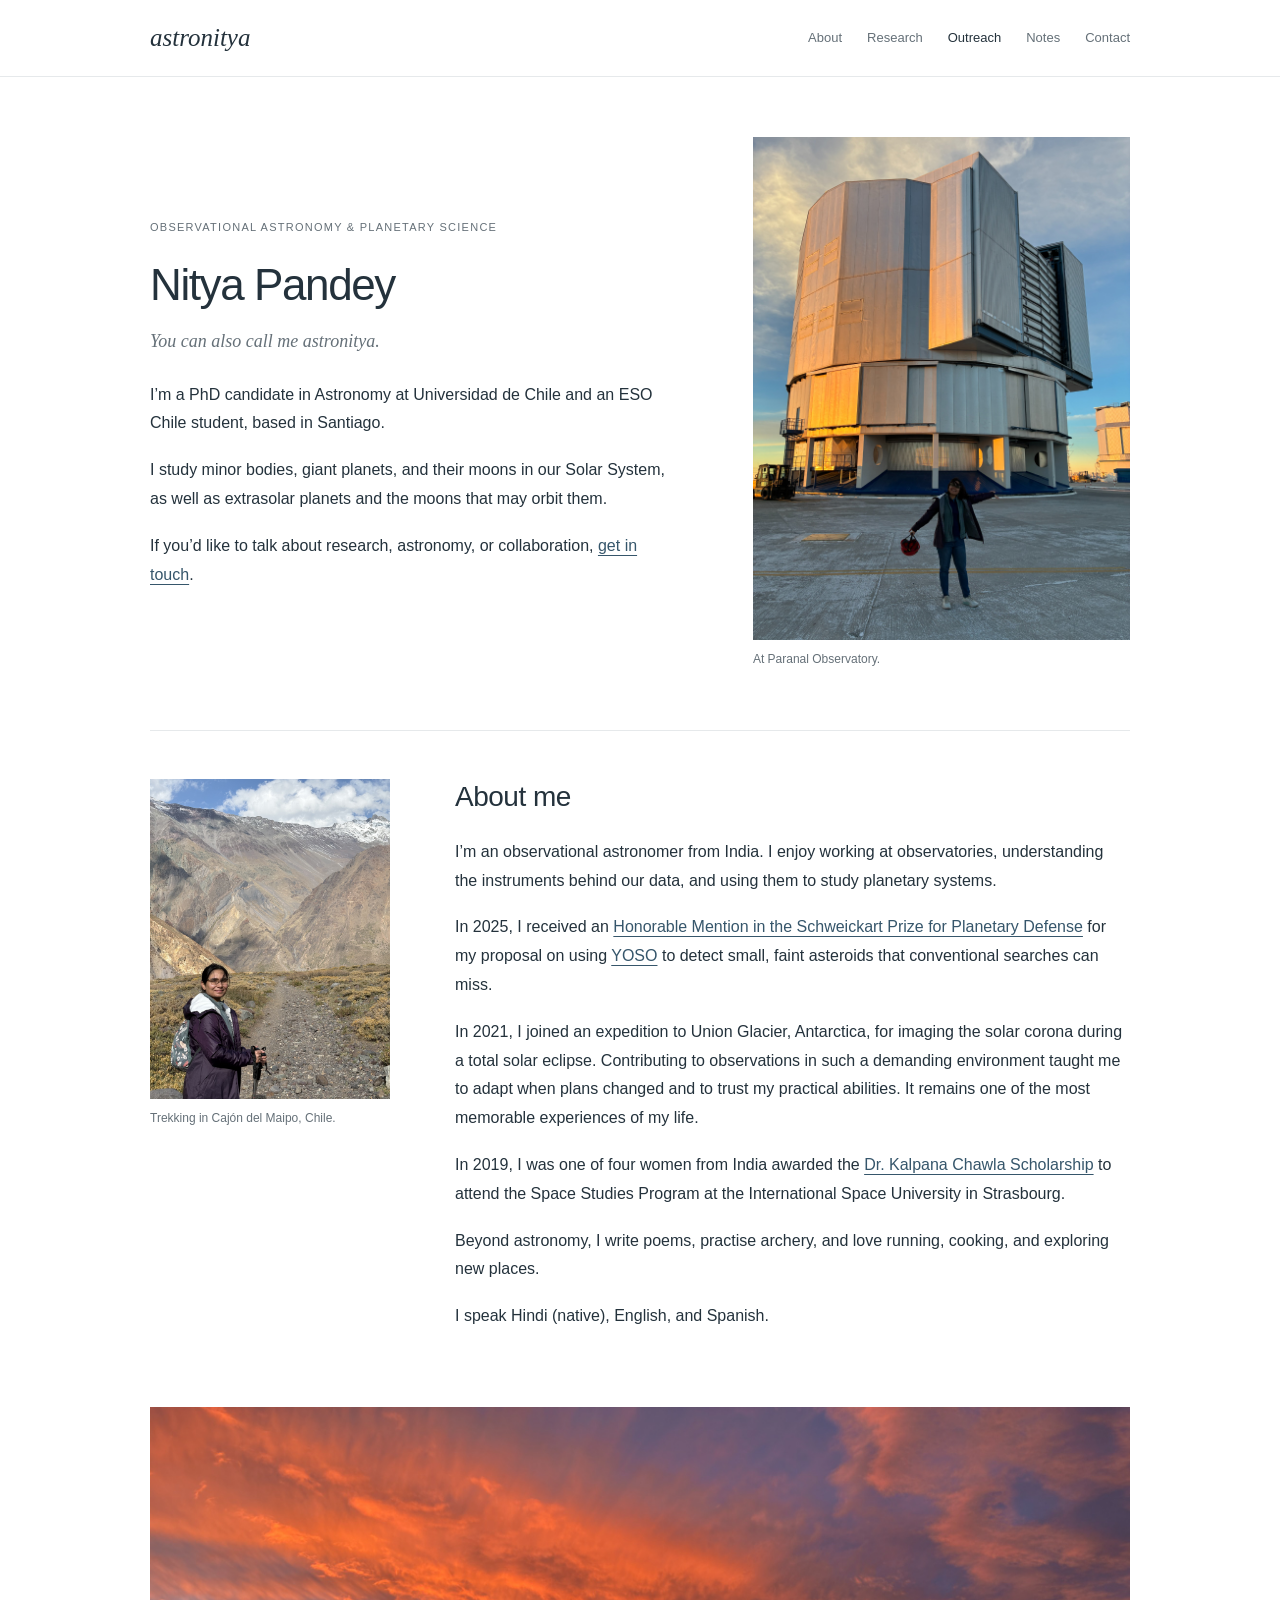
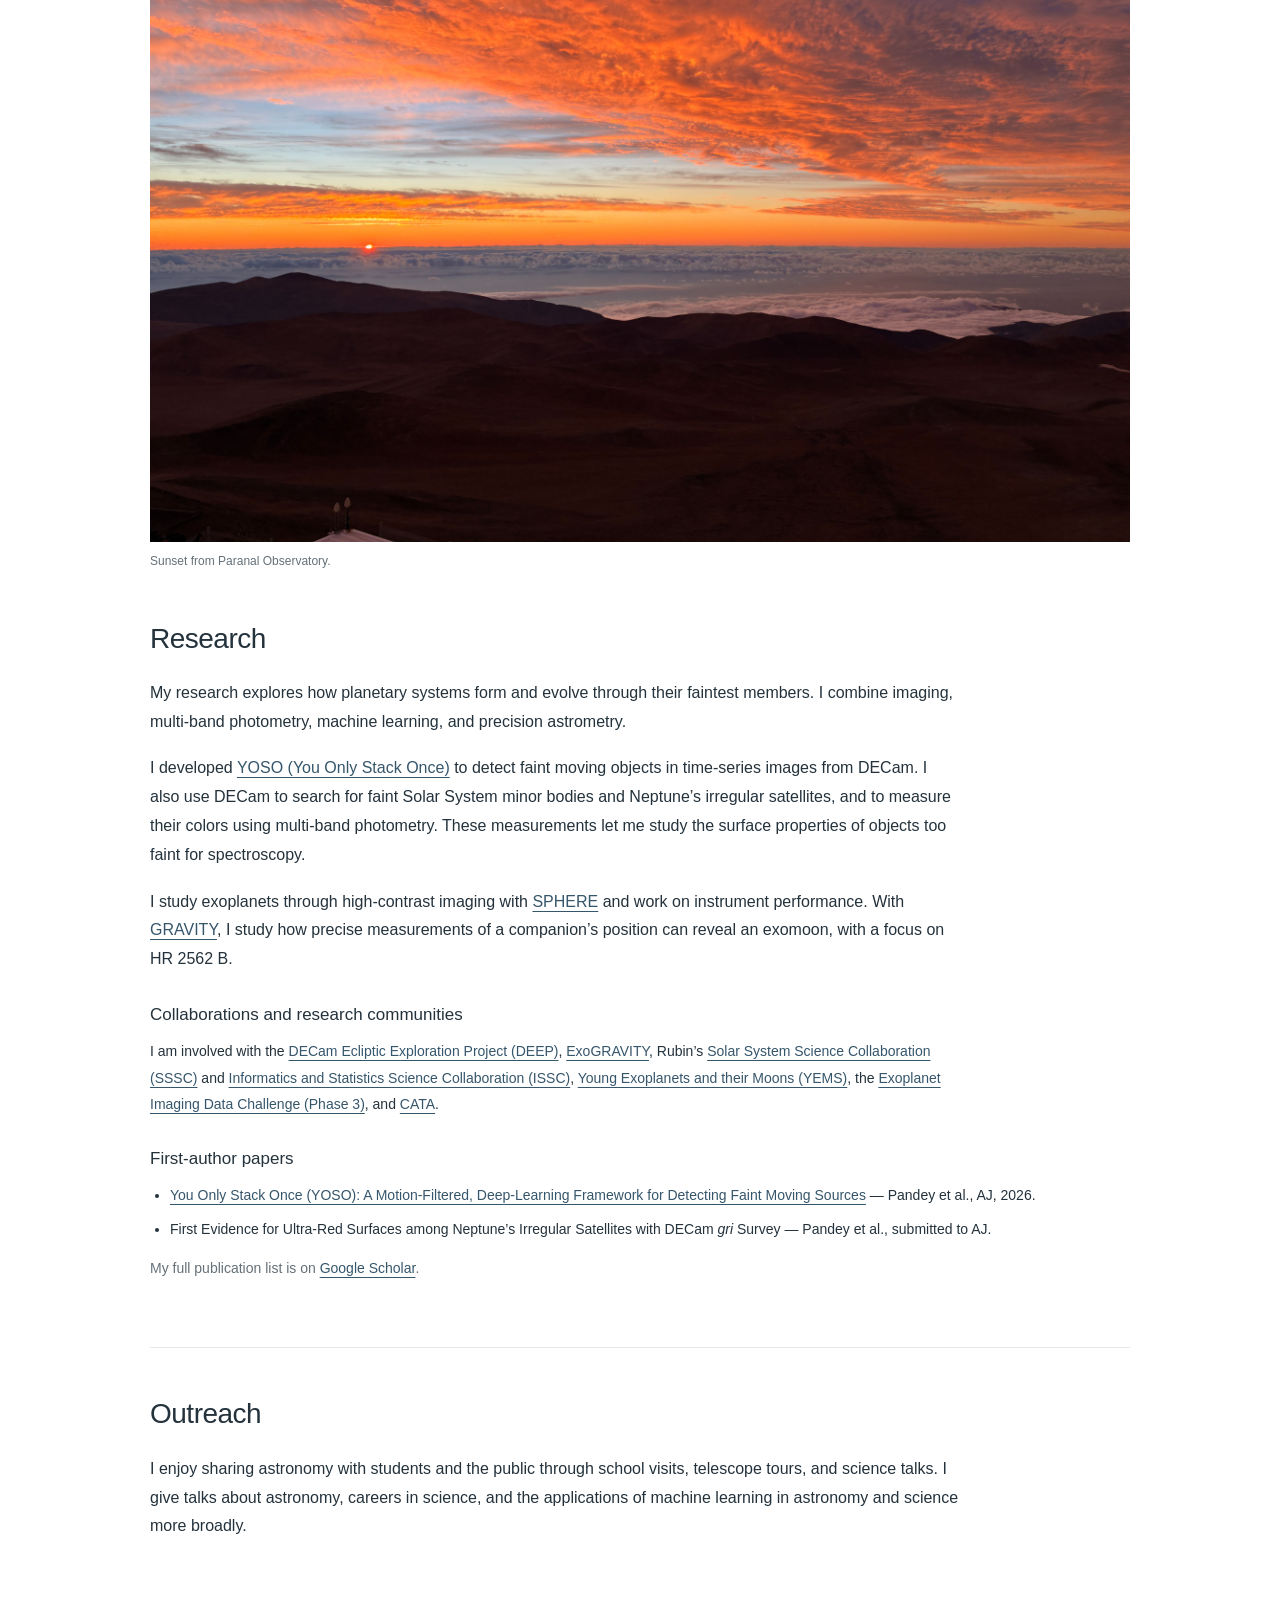
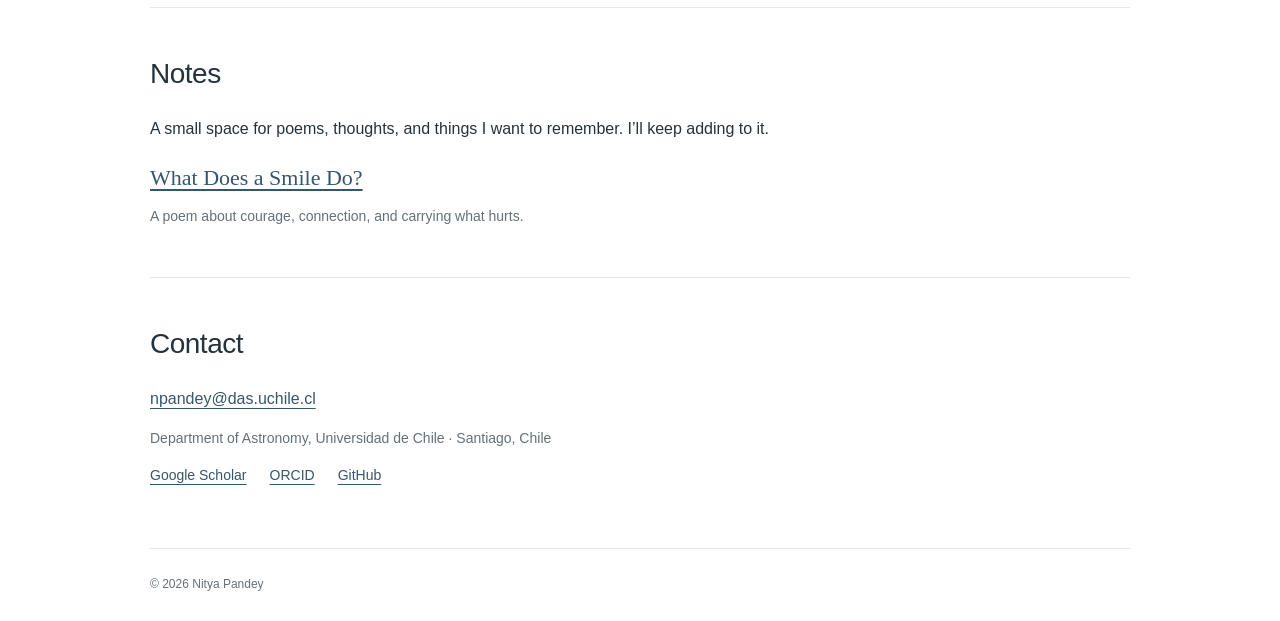
<file: index.html>
<!doctype html>
<html lang="en">
<head>
<meta name="google-site-verification" content="8OexdrALZrsX4j_D9F-A7TXK3Z9AWGPQVwqjdkmK1Y0" />
<meta charset="utf-8"><meta name="viewport" content="width=device-width, initial-scale=1">
<meta name="theme-color" content="#ffffff">
<meta name="description" content="Nitya Pandey, also known as Astronitya. Observational astronomer studying small bodies, moons, and exoplanets in Santiago, Chile.">
<link rel="icon" href="favicon.svg" type="image/svg+xml"><link rel="stylesheet" href="styles.css">
<title>Astronitya · Nitya Pandey</title><script src="script.js" defer></script>
</head>
<body>
<a class="skip-link" href="#main">Skip to content</a>
<header class="site-header"><div class="header-inner wrap"><a class="brand" href="#home">astronitya</a><button class="menu-toggle" type="button" aria-expanded="false" aria-controls="navigation" hidden>Menu</button><nav id="navigation" aria-label="Main navigation"><a href="#about">About</a><a href="#research">Research</a><a href="#outreach">Outreach</a><a href="notes.html">Notes</a><a href="#contact">Contact</a></nav></div></header>
<main id="main" class="wrap">
  <section class="intro" id="home" aria-labelledby="intro-title">
    <div class="intro-copy"><p class="eyebrow">Observational astronomy &amp; planetary science</p><h1 id="intro-title">Nitya Pandey</h1><p class="nickname">You can also call me astronitya.</p><p>I’m a PhD candidate in Astronomy at Universidad de Chile and an ESO Chile student, based in Santiago.</p><p>I study minor bodies, giant planets, and their moons in our Solar System, as well as extrasolar planets and the moons that may orbit them.</p><p>If you’d like to talk about research, astronomy, or collaboration, <a href="mailto:npandey@das.uchile.cl">get in touch</a>.</p></div>
    <figure class="intro-photo"><img src="assets/paranal.jpg" alt="Nitya standing beside a telescope at Paranal in the evening light" width="1368" height="1824" fetchpriority="high"><figcaption>At Paranal Observatory.</figcaption></figure>
  </section>
  <section class="about section" id="about" aria-labelledby="about-title">
    <figure><img src="assets/nitya.jpg" alt="Nitya trekking in Cajón del Maipo, Chile" width="1368" height="1824" loading="lazy"><figcaption>Trekking in Cajón del Maipo, Chile.</figcaption></figure>
    <div><h2 id="about-title">About me</h2><p>I’m an observational astronomer from India. I enjoy working at observatories, understanding the instruments behind our data, and using them to study planetary systems.</p><p>In 2025, I received an <a href="https://das.uchile.cl/a-phd-student-in-astronomy-at-the-university-of-chile-is-internationally-recognized-for-her-proposal-to-defend-the-earth-against-asteroids/?lang=en">Honorable Mention in the Schweickart Prize for Planetary Defense</a> for my proposal on using <a href="https://doi.org/10.3847/1538-3881/ae6cf4">YOSO</a> to detect small, faint asteroids that conventional searches can miss.</p><p>In 2021, I joined an expedition to Union Glacier, Antarctica, for imaging the solar corona during a total solar eclipse. Contributing to observations in such a demanding environment taught me to adapt when plans changed and to trust my practical abilities. It remains one of the most memorable experiences of my life.</p><p>In 2019, I was one of four women from India awarded the <a href="https://www.kalpanachawlascholars.org/press">Dr. Kalpana Chawla Scholarship</a> to attend the Space Studies Program at the International Space University in Strasbourg.</p><p>Beyond astronomy, I write poems, practise archery, and love running, cooking, and exploring new places.</p><p>I speak Hindi (native), English, and Spanish.</p></div>
  </section>
  <figure class="landscape"><img src="assets/observatory-sunset.jpg" alt="Orange sunset over mountains and clouds viewed from Paranal Observatory" width="1824" height="1368" loading="lazy"><figcaption>Sunset from Paranal Observatory.</figcaption></figure>
  <section class="section research" id="research" aria-labelledby="research-title">
    <h2 id="research-title">Research</h2>
    <p>My research explores how planetary systems form and evolve through their faintest members. I combine imaging, multi-band photometry, machine learning, and precision astrometry.</p>
    <p>I developed <a href="https://arxiv.org/abs/2605.06913">YOSO (You Only Stack Once)</a> to detect faint moving objects in time-series images from DECam. I also use DECam to search for faint Solar System minor bodies and Neptune’s irregular satellites, and to measure their colors using multi-band photometry. These measurements let me study the surface properties of objects too faint for spectroscopy.</p>
    <p>I study exoplanets through high-contrast imaging with <a href="https://www.eso.org/public/teles-instr/paranal-observatory/vlt/vlt-instr/sphere/">SPHERE</a> and work on instrument performance. With <a href="https://www.eso.org/public/teles-instr/paranal-observatory/vlt/vlt-instr/gravity/">GRAVITY</a>, I study how precise measurements of a companion’s position can reveal an exomoon, with a focus on HR 2562 B.</p>
    <div class="collaborations" id="collaborations"><h3>Collaborations and research communities</h3><p>I am involved with the <a href="https://arxiv.org/abs/2309.03417">DECam Ecliptic Exploration Project (DEEP)</a>, <a href="https://arxiv.org/abs/2101.07098">ExoGRAVITY</a>, Rubin’s <a href="https://rubinobservatory.org/for-scientists/science-collaborations/sssc">Solar System Science Collaboration (SSSC)</a> and <a href="https://rubinobservatory.org/for-scientists/science-collaborations/issc">Informatics and Statistics Science Collaboration (ISSC)</a>, <a href="https://www.milenioyems.cl/index-en.html">Young Exoplanets and their Moons (YEMS)</a>, the <a href="https://exoplanet-imaging-challenge.github.io/">Exoplanet Imaging Data Challenge (Phase 3)</a>, and <a href="https://cata.cl/">CATA</a>.</p></div>
    <div class="publications" id="publications"><h3>First-author papers</h3><ul><li><a href="https://doi.org/10.3847/1538-3881/ae6cf4">You Only Stack Once (YOSO): A Motion-Filtered, Deep-Learning Framework for Detecting Faint Moving Sources</a> — Pandey et al., AJ, 2026.</li><li>First Evidence for Ultra-Red Surfaces among Neptune’s Irregular Satellites with DECam <i>gri</i> Survey — Pandey et al., submitted to AJ.</li></ul><p class="quiet">My full publication list is on <a href="https://scholar.google.com/citations?user=P3uUzSkAAAAJ&amp;hl=en">Google Scholar</a>.</p></div>
  </section>
  <section class="section" id="outreach" aria-labelledby="outreach-title"><h2 id="outreach-title">Outreach</h2><p>I enjoy sharing astronomy with students and the public through school visits, telescope tours, and science talks. I give talks about astronomy, careers in science, and the applications of machine learning in astronomy and science more broadly.</p></section>
  <section class="section notes-teaser" id="notes" aria-labelledby="notes-title"><h2 id="notes-title">Notes</h2><p>A small space for poems, thoughts, and things I want to remember. I’ll keep adding to it.</p><a class="note-title" href="notes.html#what-does-a-smile-do">What Does a Smile Do?</a><p class="quiet">A poem about courage, connection, and carrying what hurts.</p></section>
  <section class="section contact" id="contact" aria-labelledby="contact-title"><h2 id="contact-title">Contact</h2><p><a href="mailto:npandey@das.uchile.cl">npandey@das.uchile.cl</a></p><p class="quiet">Department of Astronomy, Universidad de Chile · Santiago, Chile</p><p class="profile-links"><a href="https://scholar.google.com/citations?user=P3uUzSkAAAAJ&amp;hl=en">Google Scholar</a><a href="https://orcid.org/0009-0003-4601-8556">ORCID</a><a href="https://github.com/nitya-pandey-astro">GitHub</a></p></section>
</main>
<footer class="site-footer wrap"><p>© <span id="year">2026</span> Nitya Pandey</p></footer>
</body>
</html>
</file>
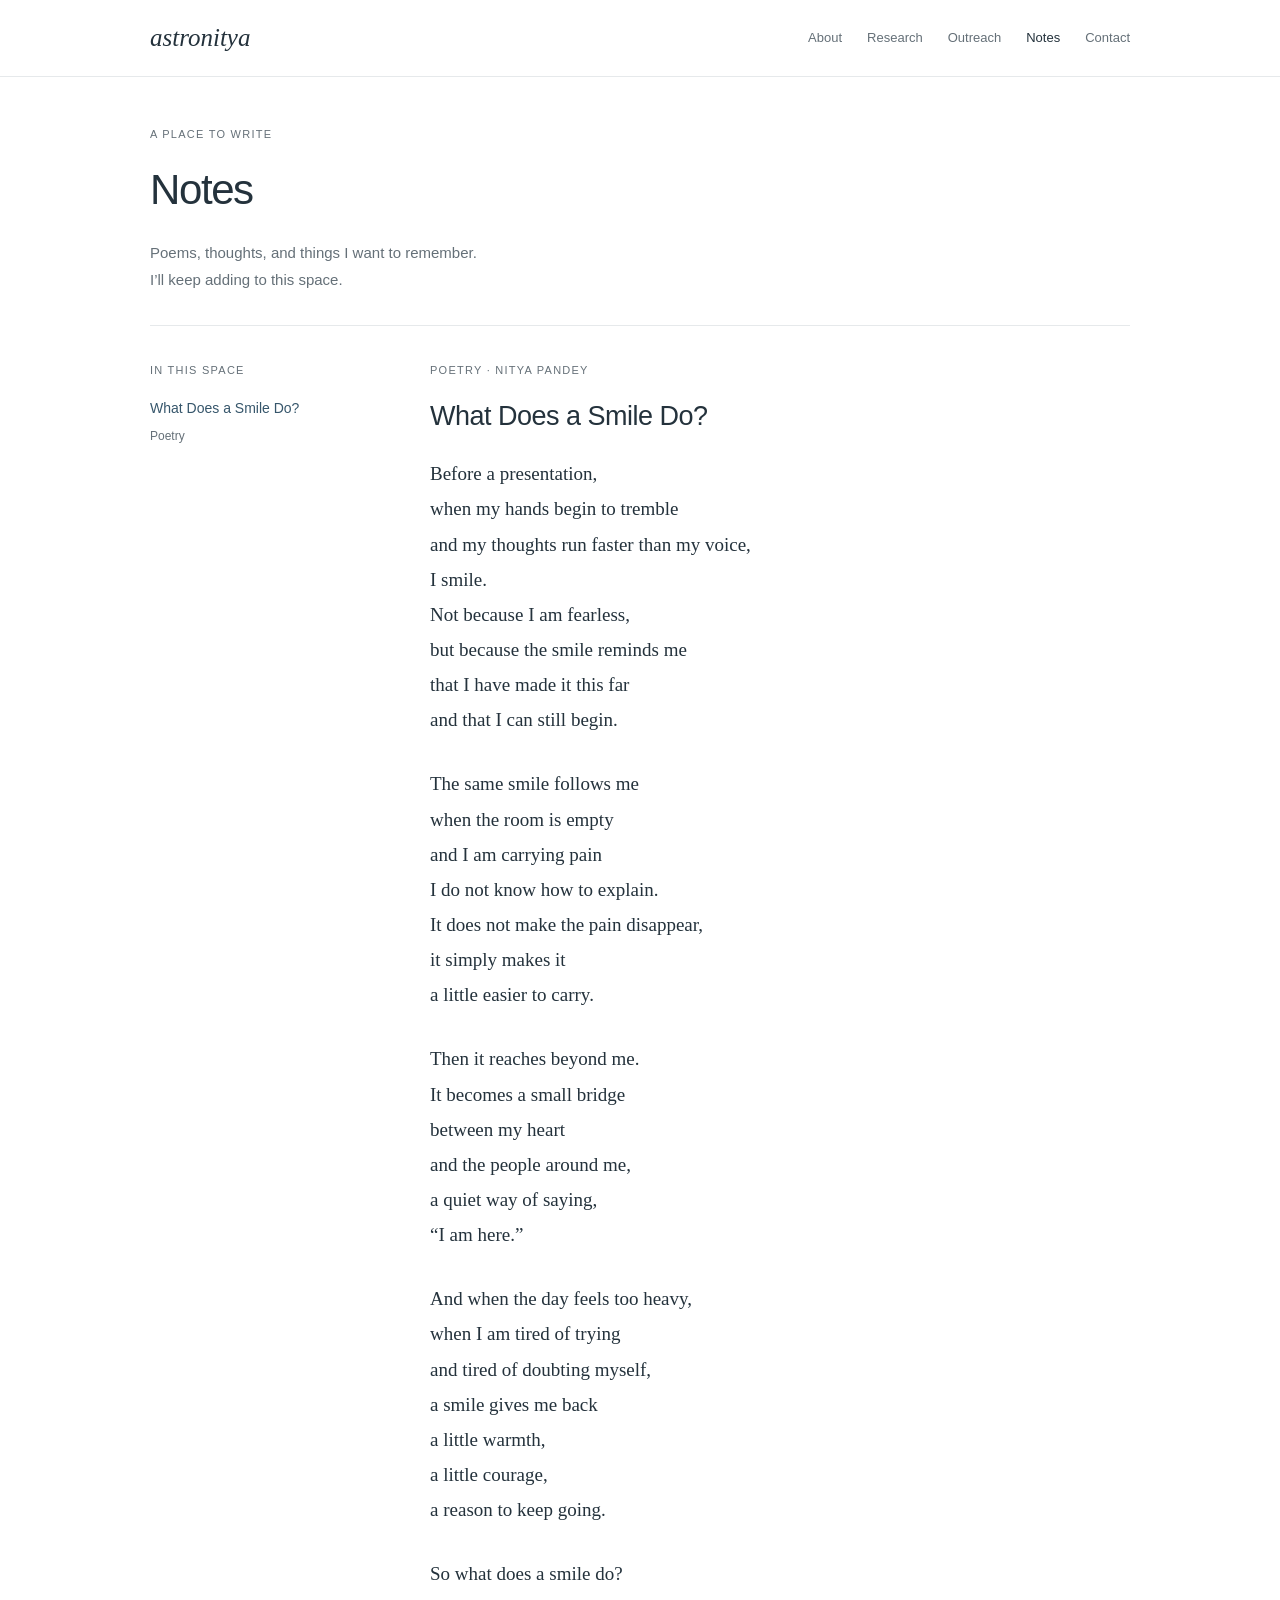
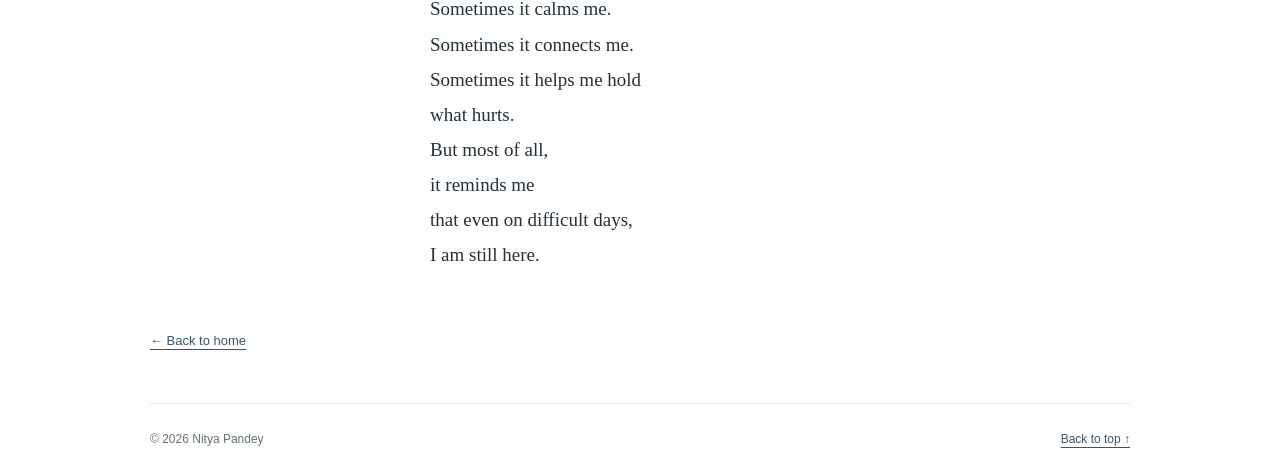
<file: notes.html>
<!doctype html>
<html lang="en">
<head>
  <meta charset="utf-8">
  <meta name="viewport" content="width=device-width, initial-scale=1">
  <meta name="theme-color" content="#ffffff">
  <meta name="description" content="Poems, thoughts, and notes by Nitya Pandey.">
  <link rel="icon" href="favicon.svg" type="image/svg+xml">
  <link rel="stylesheet" href="styles.css">
  <title>Notes · Nitya Pandey</title>
  <script src="script.js" defer></script>
</head>
<body>
<a class="skip-link" href="#main">Skip to content</a>
<header class="site-header"><div class="header-inner wrap"><a class="brand" href="index.html">astronitya</a><button class="menu-toggle" type="button" aria-expanded="false" aria-controls="navigation" hidden>Menu</button><nav id="navigation" aria-label="Main navigation"><a href="index.html#about">About</a><a href="index.html#research">Research</a><a href="index.html#outreach">Outreach</a><a href="notes.html" aria-current="page">Notes</a><a href="index.html#contact">Contact</a></nav></div></header>
<main id="main" class="notes-main wrap">
  <header class="notes-heading"><p class="eyebrow">A place to write</p><h1>Notes</h1><p>Poems, thoughts, and things I want to remember.<br>I’ll keep adding to this space.</p></header>
  <div class="notes-layout">
    <aside class="notes-index" aria-label="Notes index"><p class="eyebrow">In this space</p><a href="#what-does-a-smile-do">What Does a Smile Do?<span>Poetry</span></a></aside>
    <!-- Add future notes as sibling articles here, and add their links to the index above. -->
    <article class="poem-article" id="what-does-a-smile-do" aria-labelledby="poem-title">
      <p class="eyebrow">Poetry · Nitya Pandey</p><h2 id="poem-title">What Does a Smile Do?</h2>
      <div class="poem">
        <p>Before a presentation,<br>
when my hands begin to tremble<br>
and my thoughts run faster than my voice,<br>
I smile.<br>
Not because I am fearless,<br>
but because the smile reminds me<br>
that I have made it this far<br>
and that I can still begin.</p>
        <p>The same smile follows me<br>
when the room is empty<br>
and I am carrying pain<br>
I do not know how to explain.<br>
It does not make the pain disappear,<br>
it simply makes it<br>
a little easier to carry.</p>
        <p>Then it reaches beyond me.<br>
It becomes a small bridge<br>
between my heart<br>
and the people around me,<br>
a quiet way of saying,<br>
“I am here.”</p>
        <p>And when the day feels too heavy,<br>
when I am tired of trying<br>
and tired of doubting myself,<br>
a smile gives me back<br>
a little warmth,<br>
a little courage,<br>
a reason to keep going.</p>
        <p>So what does a smile do?<br>
Sometimes it calms me.<br>
Sometimes it connects me.<br>
Sometimes it helps me hold<br>
what hurts.<br>
But most of all,<br>
it reminds me<br>
that even on difficult days,<br>
I am still here.</p>
      </div>
    </article>
  </div>
  <a class="text-link notes-back" href="index.html">← Back to home</a>
</main>
<footer class="site-footer wrap"><p>© <span id="year">2026</span> Nitya Pandey</p><a href="#main">Back to top <span aria-hidden="true">↑</span></a></footer>
</body>
</html>
</file>
<file: styles.css>
:root{--ink:#24323c;--muted:#657078;--link:#36566b;--line:#e6e9eb;--serif:Georgia,'Times New Roman',serif;--sans:-apple-system,BlinkMacSystemFont,'Segoe UI',Arial,sans-serif}
*{box-sizing:border-box}html{scroll-behavior:smooth;scroll-padding-top:90px}body{margin:0;background:#fff;color:var(--ink);font:16px/1.8 var(--sans)}.wrap{width:calc(100% - 64px);max-width:980px;margin-inline:auto}a{color:var(--link);text-underline-offset:4px}a:hover{color:#111}a:focus-visible,button:focus-visible{outline:2px solid var(--link);outline-offset:5px}p{margin:0 0 18px}h1,h2,h3{font-weight:500;line-height:1.3;margin:0 0 22px}h1{font-size:44px;letter-spacing:-1.4px}h2{font-size:28px;letter-spacing:-.5px}h3{font-size:17px;margin-bottom:12px}figure{margin:0}img{max-width:100%;height:auto;display:block}figcaption{font-size:12px;color:var(--muted);margin-top:9px}.quiet{font-size:14px;color:var(--muted)}.eyebrow{font-size:11px;letter-spacing:1.25px;text-transform:uppercase;color:var(--muted)}.skip-link{position:absolute;left:10px;top:-80px;padding:8px;background:#fff;z-index:20}.skip-link:focus{top:8px}.site-header{position:sticky;top:0;background:#fffffff5;z-index:10;border-bottom:1px solid var(--line)}.header-inner{display:flex;align-items:center;justify-content:space-between;gap:30px;min-height:76px}.brand{font:italic 25px var(--serif);text-decoration:none;color:var(--ink)}nav{display:flex;gap:25px;align-items:center}nav a{font-size:13px;text-decoration:none;color:var(--muted)}nav a.active,nav a[aria-current]{color:var(--ink)}.menu-toggle{display:none;font:13px var(--sans);color:var(--ink);border:1px solid var(--line);background:#fff;padding:8px 12px;cursor:pointer}.menu-toggle[hidden]{display:none}.intro{display:grid;grid-template-columns:1.4fr 1fr;gap:75px;align-items:center;padding-block:60px}.intro .eyebrow{margin-bottom:18px}.nickname{font:italic 18px/1.6 var(--serif);color:var(--muted);margin-top:-8px;margin-bottom:25px}.intro-photo img{width:100%}.intro-copy>p:last-child{margin-bottom:0}.section{padding-block:48px;border-top:1px solid var(--line)}.section>p{max-width:810px}.about{display:grid;grid-template-columns:240px 1fr;gap:65px;align-items:start}.about img{width:100%}.about .recognition{font-size:12px;margin-bottom:0;padding-top:6px}.landscape{margin:10px 0 0}.landscape img{width:100%}.research{border-top:0}.observing,.publications{margin-top:30px}.observing ul,.publications ul{padding-left:20px;margin:0 0 14px;font-size:14px;line-height:1.9}.observing li,.publications li{margin-bottom:7px}.observing strong{font-weight:500}.profile-links{display:flex;gap:23px;font-size:14px}.contact p{margin-bottom:12px}.note-title{font:22px/1.5 var(--serif)}.notes-teaser .quiet{margin-top:9px;margin-bottom:0}.site-footer{display:flex;justify-content:space-between;gap:20px;border-top:1px solid var(--line);padding-block:25px;font-size:12px;color:var(--muted)}.site-footer p{margin:0}.site-footer a{font-size:12px}.notes-main{padding-block:48px}.notes-heading{padding-bottom:32px;border-bottom:1px solid var(--line)}.notes-heading h1{font-size:42px}.notes-heading>p:last-child{color:var(--muted);font-size:15px;margin:0}.notes-layout{display:grid;grid-template-columns:210px 1fr;gap:70px;padding-top:35px}.notes-index a{display:block;font-size:14px;text-decoration:none}.notes-index a span{display:block;color:var(--muted);font-size:12px;margin-top:5px}.notes-index .eyebrow{margin-bottom:15px}.poem-article h2{font-size:27px}.poem p{font:19px/1.85 var(--serif);margin-bottom:29px}.poem-article{scroll-margin-top:110px}.notes-back{display:inline-block;font-size:13px;margin-top:28px}h1,h2,h3,p,a{overflow-wrap:break-word}
@media(max-width:760px){.wrap{width:calc(100% - 40px)}.header-inner{gap:20px;min-height:65px}.brand{font-size:23px}nav{gap:16px}nav a{font-size:12px}.intro{gap:35px;padding-block:40px;grid-template-columns:1.25fr 1fr}h1{font-size:36px}.intro .eyebrow{font-size:10px}.about{grid-template-columns:180px 1fr;gap:35px}.section{padding-block:35px}.notes-layout{grid-template-columns:160px 1fr;gap:30px}.poem p{font-size:18px}}
@media(max-width:560px){body{font-size:15px}.menu-toggle{display:block}.js-enabled nav{display:none;position:absolute;top:100%;left:0;right:0;background:#fff;border-bottom:1px solid var(--line);padding:17px 20px;flex-direction:column;align-items:flex-start;gap:12px}.js-enabled nav.is-open{display:flex}nav{flex-wrap:wrap;justify-content:flex-end;gap:8px 12px}.intro{grid-template-columns:1fr;gap:27px}.intro-photo{max-width:300px;margin-inline:auto}h1{font-size:36px}h2{font-size:25px}.about{grid-template-columns:1fr;gap:25px}.about figure{max-width:230px;margin-inline:auto}.about>div{grid-row:1}.notes-layout{grid-template-columns:1fr;gap:30px}.notes-index{padding-bottom:22px;border-bottom:1px solid var(--line)}.poem-article h2{font-size:25px}.poem p{font-size:17px}.notes-heading h1{font-size:36px}.site-footer{font-size:11px;gap:15px;flex-wrap:wrap}.observing ul,.publications ul{font-size:13px}}
@media(prefers-reduced-motion:reduce){html{scroll-behavior:auto}}
.collaborations{margin-top:30px}.collaborations p{font-size:14px;line-height:1.9;max-width:810px}.profile-links{flex-wrap:wrap}
</file>
